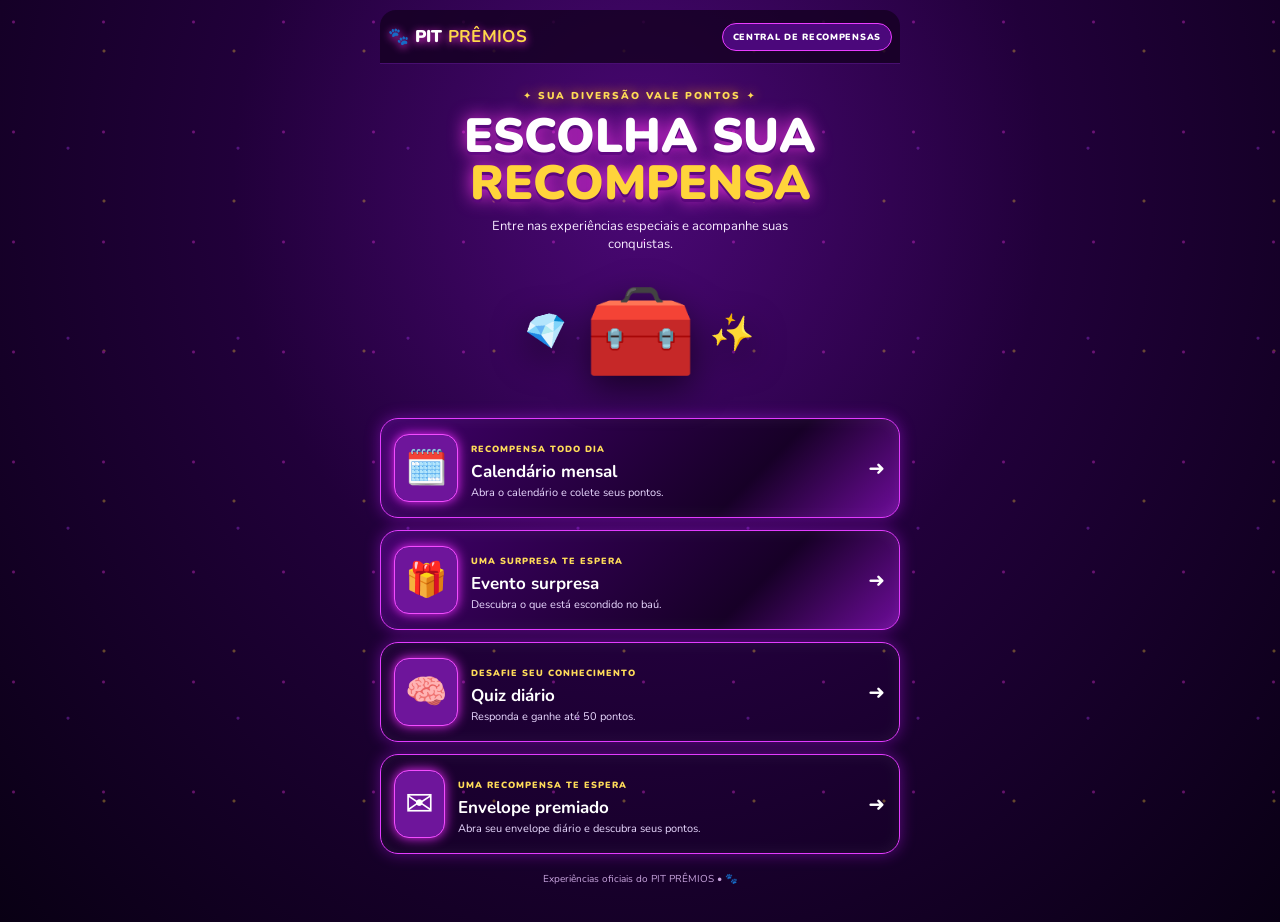
<file: miniapps/index.html>
<!doctype html><html lang="pt-BR"><head><meta charset="utf-8"><meta name="viewport" content="width=device-width,initial-scale=1,viewport-fit=cover"><meta name="theme-color" content="#07142f"><title>PIT PRÊMIOS • Mini Apps</title><link rel="stylesheet" href="assets/style.css"></head><body><main class="shell"><header class="top"><span class="brand">🐾 PIT <b>PRÊMIOS</b></span><span class="pill">CENTRAL DE RECOMPENSAS</span></header><section class="hero"><div class="eyebrow">✦ SUA DIVERSÃO VALE PONTOS ✦</div><h1>Escolha sua<br><em>recompensa</em></h1><p>Entre nas experiências especiais e acompanhe suas conquistas.</p><div class="hero-art"><span class="gem gem-a">💎</span><span class="chest">🧰</span><span class="gem gem-b">✨</span></div></section><section class="cards"><a class="game-card calendar" href="calendario.html"><div class="card-icon">🗓️</div><div><small>RECOMPENSA TODO DIA</small><h2>Calendário mensal</h2><p>Abra o calendário e colete seus pontos.</p></div><span class="arrow">➜</span></a><a class="game-card surprise" href="surpresa.html"><div class="card-icon">🎁</div><div><small>UMA SURPRESA TE ESPERA</small><h2>Evento surpresa</h2><p>Descubra o que está escondido no baú.</p></div><span class="arrow">➜</span></a><a class="game-card" href="quiz.html"><div class="card-icon">🧠</div><div><small>DESAFIE SEU CONHECIMENTO</small><h2>Quiz diário</h2><p>Responda e ganhe até 50 pontos.</p></div><span class="arrow">➜</span></a><a class="game-card" href="envelope.html"><div class="card-icon">✉️</div><div><small>UMA RECOMPENSA TE ESPERA</small><h2>Envelope premiado</h2><p>Abra seu envelope diário e descubra seus pontos.</p></div><span class="arrow">➜</span></a></section><footer>Experiências oficiais do PIT PRÊMIOS • 🐾</footer></main><script src="https://telegram.org/js/telegram-web-app.js"></script><script src="assets/app.js"></script></body></html>
</file>
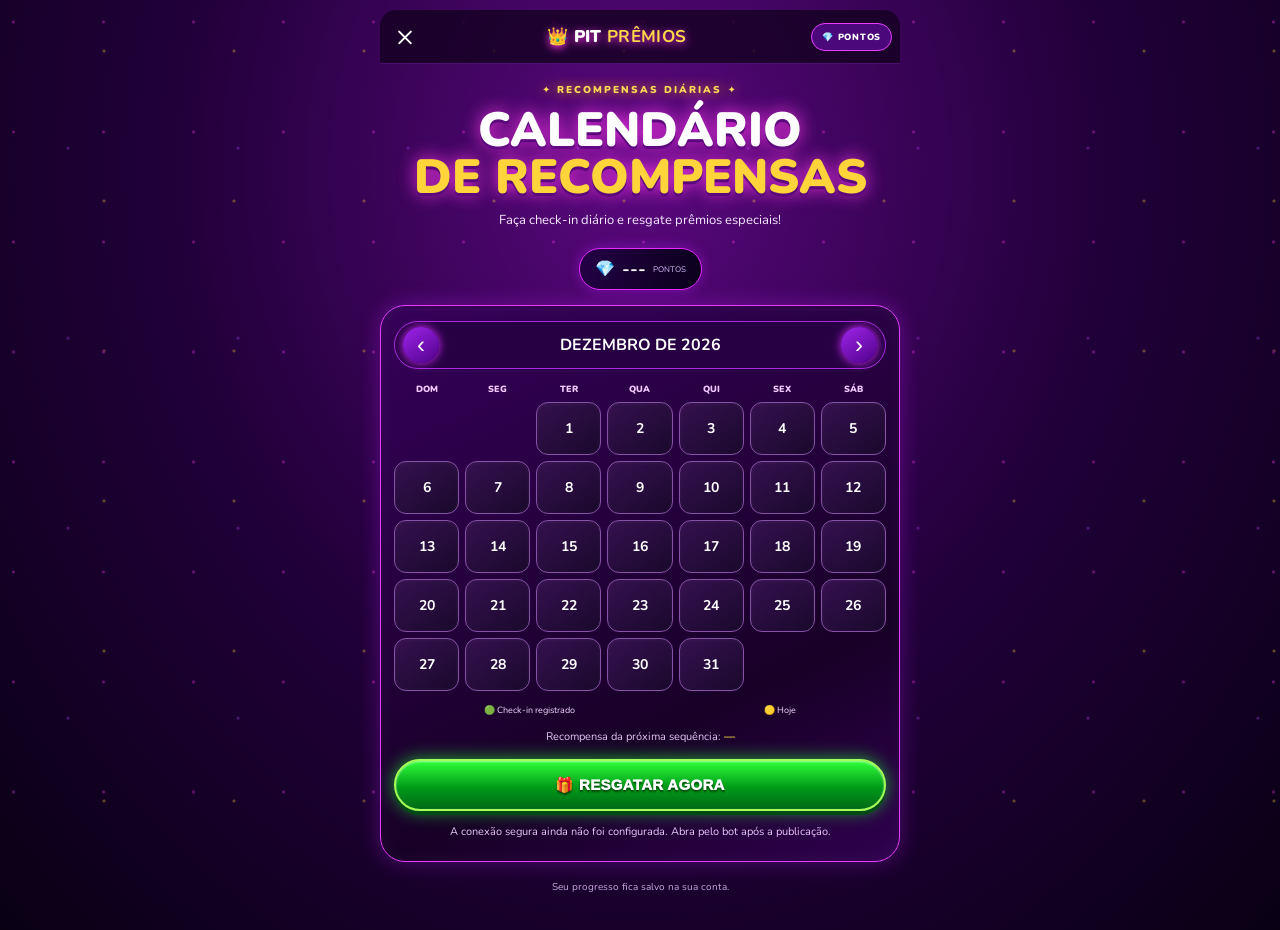
<file: miniapps/calendario.html>
<!doctype html><html lang="pt-BR"><head><meta charset="utf-8"><meta name="viewport" content="width=device-width,initial-scale=1,viewport-fit=cover"><meta name="theme-color" content="#24003d"><title>Calendário de Recompensas • PIT PRÊMIOS</title><link rel="stylesheet" href="assets/style.css"></head><body class="calendar-page"><main class="shell"><header class="top"><a class="back" href="index.html">×</a><span class="brand">👑 PIT <b>PRÊMIOS</b></span><span class="pill">💎 PONTOS</span></header><section class="subhero"><div class="eyebrow">✦ RECOMPENSAS DIÁRIAS ✦</div><h1>Calendário<br><em>de recompensas</em></h1><p>Faça check-in diário e resgate prêmios especiais!</p><div class="balance">💎 <strong id="balance">---</strong> <small>PONTOS</small></div></section><section class="panel"><div class="month-head"><button id="prev">‹</button><h2 id="month">MÊS</h2><button id="next">›</button></div><div class="weekdays"><span>DOM</span><span>SEG</span><span>TER</span><span>QUA</span><span>QUI</span><span>SEX</span><span>SÁB</span></div><div class="days" id="days"></div><div class="legend"><span>🟢 Check-in registrado</span><span>🟡 Hoje</span></div><p class="hint">Recompensa da próxima sequência: <strong id="next-reward">—</strong></p><button class="primary" id="claim">🎁 RESGATAR AGORA</button><p class="hint" id="status">Entre pelo botão do PIT PRÊMIOS no Telegram para carregar suas recompensas.</p></section><footer>Seu progresso fica salvo na sua conta.</footer></main><script src="https://telegram.org/js/telegram-web-app.js"></script><script src="assets/config.js"></script><script src="assets/app.js"></script><script src="assets/calendar.js"></script></body></html>
</file>
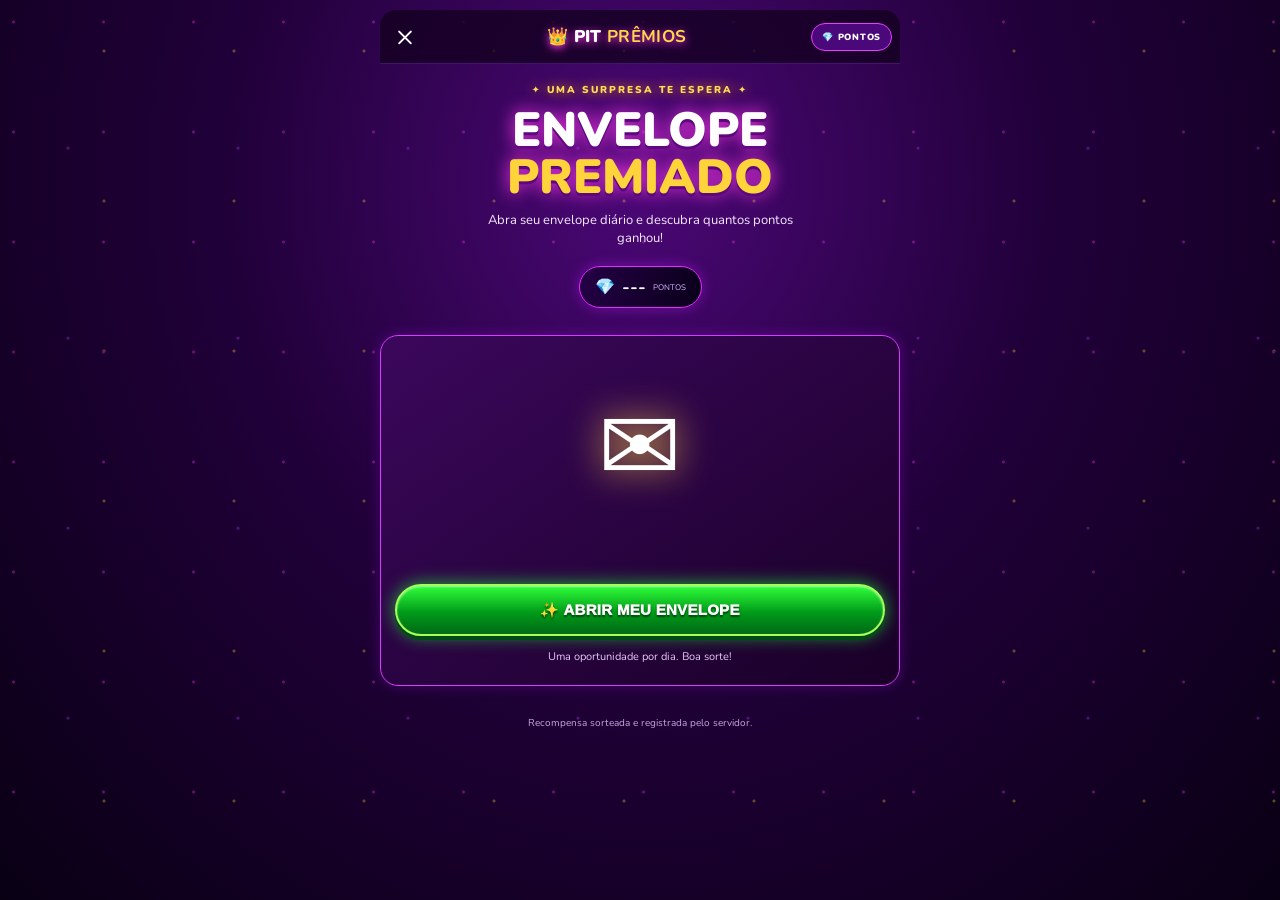
<file: miniapps/envelope.html>
<!doctype html><html lang="pt-BR"><head><meta charset="utf-8"><meta name="viewport" content="width=device-width,initial-scale=1,viewport-fit=cover"><meta name="theme-color" content="#24003d"><title>Envelope Premiado • PIT PRÊMIOS</title><link rel="stylesheet" href="assets/style.css?v=7"></head><body class="envelope-page"><main class="shell"><header class="top"><a class="back" href="index.html">×</a><span class="brand">👑 PIT <b>PRÊMIOS</b></span><span class="pill">💎 PONTOS</span></header><section class="subhero"><div class="eyebrow">✦ UMA SURPRESA TE ESPERA ✦</div><h1>ENVELOPE<br><em>PREMIADO</em></h1><p>Abra seu envelope diário e descubra quantos pontos ganhou!</p><div class="balance">💎 <strong id="balance">---</strong> <small>PONTOS</small></div></section><section class="envelope-panel"><div class="envelope-art" id="envelope-art">✉️</div><div class="envelope-result" id="result"></div><button class="primary" id="open-envelope">✨ ABRIR MEU ENVELOPE</button><p class="hint" id="status">Uma oportunidade por dia. Boa sorte!</p></section><footer>Recompensa sorteada e registrada pelo servidor.</footer></main><script src="https://telegram.org/js/telegram-web-app.js"></script><script src="assets/config.js"></script><script src="assets/app.js"></script><script src="assets/envelope.js"></script></body></html>
</file>
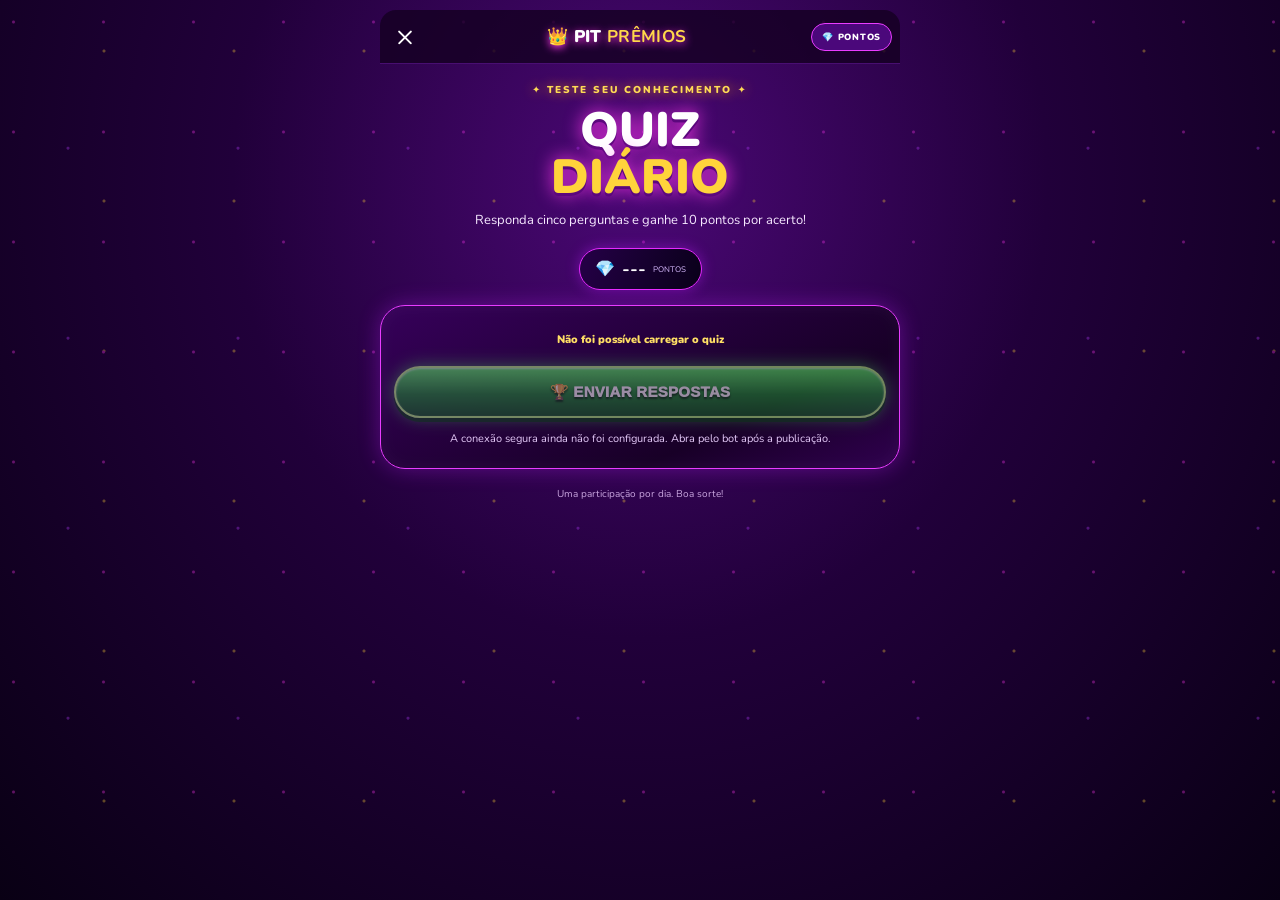
<file: miniapps/quiz.html>
<!doctype html><html lang="pt-BR"><head><meta charset="utf-8"><meta name="viewport" content="width=device-width,initial-scale=1,viewport-fit=cover"><meta name="theme-color" content="#24003d"><title>Quiz Diário • PIT PRÊMIOS</title><link rel="stylesheet" href="assets/style.css?v=7"></head><body class="quiz-page"><main class="shell"><header class="top"><a class="back" href="index.html">×</a><span class="brand">👑 PIT <b>PRÊMIOS</b></span><span class="pill">💎 PONTOS</span></header><section class="subhero"><div class="eyebrow">✦ TESTE SEU CONHECIMENTO ✦</div><h1>QUIZ<br><em>DIÁRIO</em></h1><p>Responda cinco perguntas e ganhe 10 pontos por acerto!</p><div class="balance">💎 <strong id="balance">---</strong> <small>PONTOS</small></div></section><section class="panel"><p class="quiz-progress" id="progress">Carregando perguntas...</p><div id="questions"></div><button class="primary" id="submit" disabled>🏆 ENVIAR RESPOSTAS</button><p class="hint" id="status">Abra pelo botão do PIT PRÊMIOS no Telegram.</p></section><footer>Uma participação por dia. Boa sorte!</footer></main><script src="https://telegram.org/js/telegram-web-app.js"></script><script src="assets/config.js"></script><script src="assets/app.js"></script><script src="assets/quiz.js"></script></body></html>
</file>
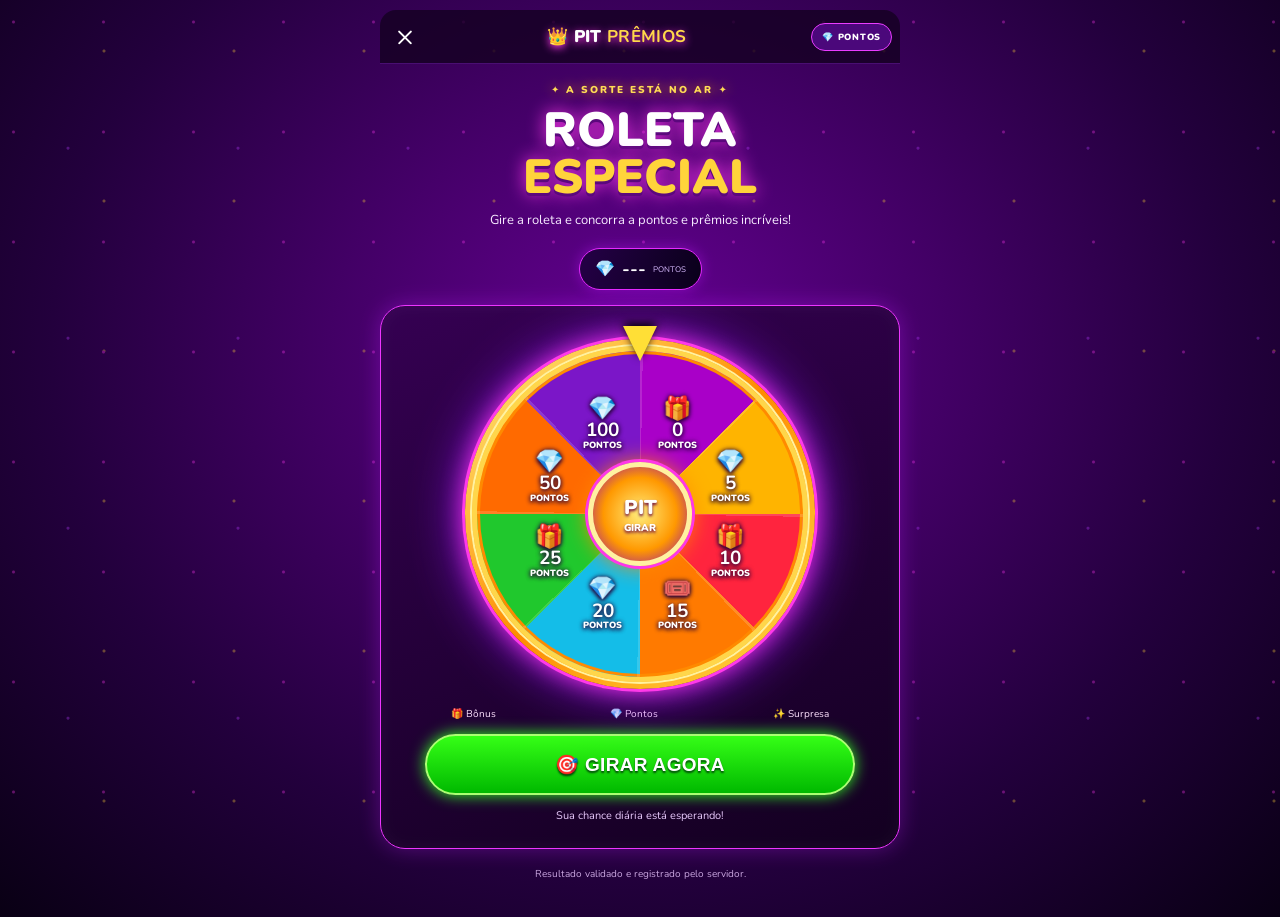
<file: miniapps/roleta.html>
<!doctype html>
<html lang="pt-BR">
<head>
<meta charset="utf-8">
<meta name="viewport" content="width=device-width,initial-scale=1,viewport-fit=cover">
<meta name="theme-color" content="#24003d">
<title>Roleta Especial • PIT PRÊMIOS</title>
<link rel="stylesheet" href="assets/style.css?v=6">

<style>
.wheel-page .wheel-wrap {
  position: relative;
  width: min(88vw, 350px);
  aspect-ratio: 1;
  margin: 18px auto;
}
.wheel-page .wheel {
  position: relative;
  width: 100%;
  height: 100%;
}
.wheel-page .wheel-labels {
  position: absolute;
  inset: 0;
  z-index: 4;
  pointer-events: none;
}
.wheel-page .wheel-labels span {
  position: absolute;
  transform: translate(-50%,-50%);
  width: 23%;
  display: flex;
  flex-direction: column;
  align-items: center;
  justify-content: center;
  color: white;
  text-align: center;
  font-weight: 900;
  text-shadow: 0 2px 4px #260039, 0 0 5px #260039;
  line-height: 1.05;
}
.wheel-page .wheel-labels i {
  font-style: normal;
  font-size: clamp(16px,4vw,23px);
}
.wheel-page .wheel-labels b {
  font-size: clamp(13px,3.5vw,19px);
}
.wheel-page .wheel-labels small {
  font-size: 9px;
  text-transform: uppercase;
}
.wheel-page .wheel-center {
  position: absolute;
  z-index: 6;
}
.wheel-page .prize-label-0 {left:61.5%;top:22.3%}
.wheel-page .prize-label-5 {left:77.7%;top:38.5%}
.wheel-page .prize-label-10 {left:77.7%;top:61.5%}
.wheel-page .prize-label-15 {left:61.5%;top:77.7%}
.wheel-page .prize-label-20 {left:38.5%;top:77.7%}
.wheel-page .prize-label-25 {left:22.3%;top:61.5%}
.wheel-page .prize-label-50 {left:22.3%;top:38.5%}
.wheel-page .prize-label-100 {left:38.5%;top:22.3%}

.wheel-page .wheel-panel {
  padding-bottom: 18px;
}
.wheel-page .primary {
  width: min(94%, 430px);
  margin: 12px auto;
  display: block;
  background: linear-gradient(#35ff16,#00b900);
  color: white;
  border: 2px solid #aaff72;
  border-radius: 40px;
  font-weight: 900;
  font-size: 19px;
  padding: 17px;
  box-shadow: 0 0 15px #32ff20;
}
.wheel-page .bottom-nav {
  position: sticky;
  bottom: 0;
  z-index: 10;
}
</style>
</head>

<body class="wheel-page">
<main class="shell">

<header class="top">
<a class="back" href="index.html">×</a>
<span class="brand">👑 PIT <b>PRÊMIOS</b></span>
<span class="pill">💎 PONTOS</span>
</header>

<section class="subhero">
<div class="eyebrow">✦ A SORTE ESTÁ NO AR ✦</div>
<h1>ROLETA<br><em>ESPECIAL</em></h1>
<p>Gire a roleta e concorra a pontos e prêmios incríveis!</p>
<div class="balance">
💎 <strong id="balance">---</strong>
<small>PONTOS</small>
</div>
</section>

<section class="wheel-panel">
<div class="wheel-wrap">

<div class="pointer"></div>

<div class="wheel" id="wheel">
<div class="wheel-labels">
<span class="prize-label-0"><i>🎁</i><b>0</b><small>PONTOS</small></span>
<span class="prize-label-5"><i>💎</i><b>5</b><small>PONTOS</small></span>
<span class="prize-label-10"><i>🎁</i><b>10</b><small>PONTOS</small></span>
<span class="prize-label-15"><i>🎟️</i><b>15</b><small>PONTOS</small></span>
<span class="prize-label-20"><i>💎</i><b>20</b><small>PONTOS</small></span>
<span class="prize-label-25"><i>🎁</i><b>25</b><small>PONTOS</small></span>
<span class="prize-label-50"><i>💎</i><b>50</b><small>PONTOS</small></span>
<span class="prize-label-100"><i>💎</i><b>100</b><small>PONTOS</small></span>
</div>

<div class="wheel-center">
PIT<br><small>GIRAR</small>
</div>
</div>
</div>

<div class="prize-strip">
<span>🎁 Bônus</span>
<span>💎 Pontos</span>
<span>✨ Surpresa</span>
</div>

<button class="primary" id="spin">🎯 GIRAR AGORA</button>
<p class="hint" id="wheel-status">Sua chance diária está esperando!</p>
</section>

<footer>Resultado validado e registrado pelo servidor.</footer>
</main>

<script src="https://telegram.org/js/telegram-web-app.js"></script>
<script src="assets/config.js"></script>
<script src="assets/app.js"></script>
<script src="assets/wheel.js?v=6"></script>
</body>
</html>
</file>
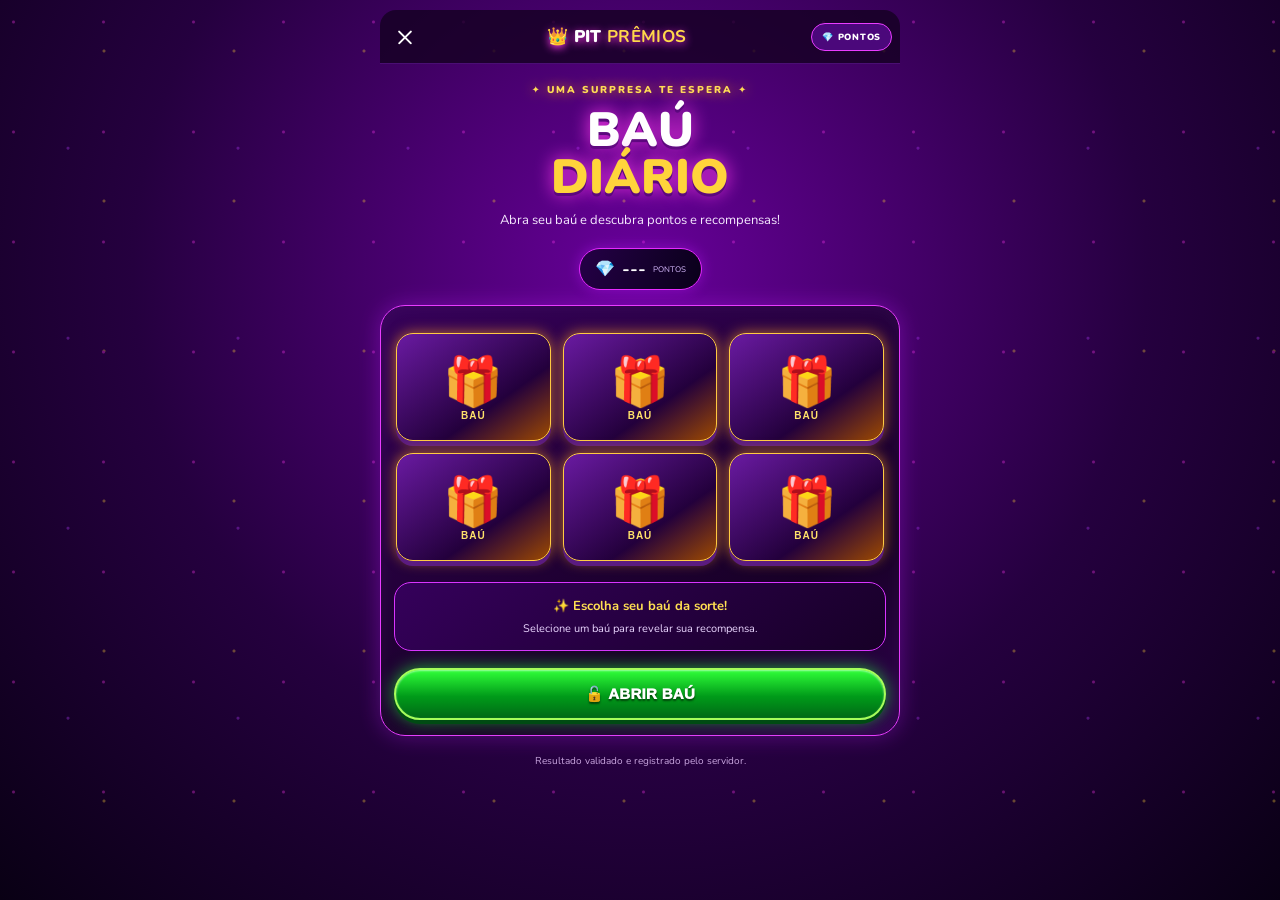
<file: miniapps/surpresa.html>
<!doctype html><html lang="pt-BR"><head><meta charset="utf-8"><meta name="viewport" content="width=device-width,initial-scale=1,viewport-fit=cover"><meta name="theme-color" content="#24003d"><title>Baú Diário • PIT PRÊMIOS</title><link rel="stylesheet" href="assets/style.css"></head><body class="surprise-page"><main class="shell"><header class="top"><a class="back" href="index.html">×</a><span class="brand">👑 PIT <b>PRÊMIOS</b></span><span class="pill">💎 PONTOS</span></header><section class="subhero"><div class="eyebrow">✦ UMA SURPRESA TE ESPERA ✦</div><h1>Baú<br><em>diário</em></h1><p>Abra seu baú e descubra pontos e recompensas!</p><div class="balance">💎 <strong id="balance">---</strong> <small>PONTOS</small></div></section><section class="treasure-panel"><div class="chest-grid" id="chests"><button class="treasure" data-chest="1" aria-label="Selecionar baú 1">🎁</button><button class="treasure" data-chest="2" aria-label="Selecionar baú 2">🎁</button><button class="treasure" data-chest="3" aria-label="Selecionar baú 3">🎁</button><button class="treasure" data-chest="4" aria-label="Selecionar baú 4">🎁</button><button class="treasure" data-chest="5" aria-label="Selecionar baú 5">🎁</button><button class="treasure" data-chest="6" aria-label="Selecionar baú 6">🎁</button></div><div class="event-note"><b>✨ Escolha seu baú da sorte!</b><span id="event-status">Selecione um baú para revelar sua recompensa.</span></div><button class="primary" id="open-chest">🔓 ABRIR BAÚ</button></section><footer>Resultado validado e registrado pelo servidor.</footer></main><script src="https://telegram.org/js/telegram-web-app.js"></script><script src="assets/config.js"></script><script src="assets/app.js"></script><script src="assets/surprise.js"></script></body></html>
</file>
<file: miniapps/assets/style.css>
@import url('https://fonts.googleapis.com/css2?family=Nunito:wght@400;600;700;800;900&display=swap');
:root{font-family:Nunito,system-ui,sans-serif;color:#fff;background:#10001f;--purple:#24003d;--violet:#8b16d4;--pink:#ff35ed;--gold:#ffd43b;--gold2:#ff8a00;--green:#10df24;--green2:#008d1c}
*{box-sizing:border-box}html{min-height:100%;background:#10001f}body{margin:0;min-height:100vh;padding:env(safe-area-inset-top) 12px env(safe-area-inset-bottom);background:radial-gradient(ellipse at 50% 20%,#4b0876 0,#21003a 45%,#090014 100%);overflow-x:hidden}
body:before{content:"";position:fixed;inset:0;pointer-events:none;opacity:.34;background:radial-gradient(circle at 15% 20%,#ff36ef 0 1px,transparent 2px),radial-gradient(circle at 80% 34%,#ffcf38 0 1px,transparent 2px),radial-gradient(circle at 40% 78%,#b53cff 0 1px,transparent 2px);background-size:90px 110px,130px 150px,170px 190px}
.shell{position:relative;z-index:1;max-width:520px;margin:auto;min-height:100vh;padding:10px 0 18px}
.top{height:54px;display:flex;align-items:center;justify-content:space-between;gap:9px;padding:0 8px;border-bottom:1px solid #a52cff55;background:#140021cc;border-radius:16px 16px 0 0}
.brand{font-size:17px;font-weight:1000;letter-spacing:.3px;color:#fff;text-shadow:0 2px 9px #ff38e9}.brand b{color:#ffd84a}.pill{font-size:9px;font-weight:900;letter-spacing:.7px;background:#4b087b;border:1px solid #e93cff;border-radius:22px;padding:7px 10px;color:#fff}
.back{font-size:30px;color:#fff;text-decoration:none;line-height:1;padding:0 8px}
.hero,.subhero{text-align:center;padding:25px 10px 16px}.eyebrow{font-size:10px;font-weight:900;letter-spacing:2px;color:#ffdc55;text-shadow:0 0 12px #ff9d00}
.hero h1,.subhero h1{font-size:clamp(33px,9vw,48px);line-height:.98;margin:10px 0;font-weight:1000;text-transform:uppercase;text-shadow:0 3px 0 #5b087d,0 0 18px #ff39ed}.hero h1 em,.subhero h1 em{font-style:normal;color:#ffd43b;display:inline-block}
.hero p,.subhero p{color:#f6e9ff;font-size:13px;max-width:340px;margin:9px auto}
.hero-art{height:140px;display:flex;align-items:center;justify-content:center;gap:15px;filter:drop-shadow(0 12px 18px #0009)}.chest{font-size:90px;animation:bob 2s ease-in-out infinite}.gem{font-size:35px}.gem-a{transform:rotate(-15deg)}.gem-b{transform:rotate(15deg)}@keyframes bob{50%{transform:translateY(-9px)}}
.cards{display:grid;gap:12px}.game-card{display:flex;align-items:center;gap:13px;padding:15px 40px 15px 13px;border-radius:18px;color:#fff;text-decoration:none;border:1px solid #e33cff;box-shadow:0 0 15px #c31cff66,inset 0 0 15px #ffffff10}.calendar,.surprise,.wheel-card{background:linear-gradient(135deg,#41006b,#170027 70%,#6d0c99)}.card-icon{font-size:34px;background:#6e159b;border:1px solid #f34cff;border-radius:15px;padding:10px;box-shadow:0 0 12px #ed2cff}.game-card small{font-size:9px;letter-spacing:1px;font-weight:900;color:#ffdc59}.game-card h2{font-size:17px;margin:2px 0}.game-card p{font-size:11px;color:#e9d8ff;margin:0}.arrow{position:absolute;right:15px;font-size:20px}footer{text-align:center;color:#c9a5df;font-size:10px;padding:18px 5px}
.subhero{padding:19px 8px 15px}.balance{display:inline-flex;align-items:center;gap:7px;background:linear-gradient(110deg,#250047,#090019);border:1px solid #e52bff;border-radius:28px;padding:8px 15px;margin-top:10px;box-shadow:0 0 14px #b817f477}.balance strong{font-size:18px;color:#fff}.balance small{font-size:8px;color:#d8baff}
.panel,.treasure-panel,.wheel-panel{background:linear-gradient(155deg,#36005a,#180027 70%,#30004f);color:#fff;border:1px solid #e83cff;border-radius:25px;padding:15px 13px;box-shadow:0 0 22px #c321ff55,inset 0 0 18px #ffffff0a}
.month-head{display:flex;align-items:center;justify-content:space-between;gap:8px;background:#270044;border:1px solid #a82bdf;border-radius:30px;padding:5px 8px;margin-bottom:14px}.month-head h2{font-size:16px;margin:5px;text-transform:capitalize;color:#fff}.month-head button{border:0;border-radius:50%;width:36px;height:36px;font-size:24px;background:linear-gradient(145deg,#9d25e9,#51008b);color:white;box-shadow:0 0 10px #d52cff}
.weekdays,.days{display:grid;grid-template-columns:repeat(7,minmax(0,1fr));gap:6px;text-align:center}.weekdays{font-size:9px;font-weight:900;color:#f3caff;margin:10px 0 7px}.day{min-height:53px;border-radius:12px;background:linear-gradient(145deg,#35104f,#1a092c);display:flex;flex-direction:column;justify-content:center;gap:3px;border:1px solid #8652a5;color:#fff;box-shadow:inset 0 1px 5px #ffffff0c}.day b{font-size:14px}.day small{font-size:9px;color:#ffd64a;font-weight:900}.day.today{border:2px solid #ffce24;box-shadow:0 0 12px #ffb900;background:linear-gradient(145deg,#8b3900,#3e124a)}.day.empty{background:transparent;border:0;box-shadow:none}.day.collected{background:linear-gradient(145deg,#11b62c,#075d18);border:1px solid #62ff5d;color:#fff}.day.today.collected{background:linear-gradient(145deg,#ffb900,#a24b00);border:2px solid #fff06a}.legend{display:flex;justify-content:space-around;gap:8px;flex-wrap:wrap;font-size:9px;margin:13px 0;color:#f1dfff}.hint{font-size:11px;text-align:center;color:#e3c8f7;margin:13px 4px 7px}.hint strong{color:#ffdb42}
.primary{width:100%;border:2px solid #a5ff5a;border-radius:32px;padding:15px 12px;color:white;font-weight:1000;font-size:15px;letter-spacing:.3px;background:linear-gradient(180deg,#30ff39,#009b19 55%,#006a16);box-shadow:0 4px 0 #004b13,0 0 18px #20ff35aa,inset 0 1px 2px #ffffff88;margin-top:8px;text-shadow:0 2px 2px #00450a}.primary:disabled{opacity:.55;filter:grayscale(.3)}
.calendar-page{background:radial-gradient(ellipse at 50% 18%,#5a087e,#22003b 50%,#090014)}.surprise-page{background:radial-gradient(ellipse at 50% 30%,#68009a,#25003f 56%,#090014)}.chest-grid{display:grid;grid-template-columns:repeat(3,1fr);gap:12px;padding:12px 2px}.treasure{font-size:48px;min-height:108px;border:1px solid #ffcb43;border-radius:17px;background:linear-gradient(145deg,#6a1aa2,#23003c 65%,#9d4a00);box-shadow:0 5px 0 #5b1b80,0 0 14px #ff9f20aa;padding:10px 4px;transition:transform .18s,filter .18s}.treasure:after{content:"BAÚ";display:block;font-size:10px;font-weight:900;color:#ffe16a;letter-spacing:1px}.treasure.selected{background:linear-gradient(145deg,#ffd84b,#a94400);transform:translateY(-5px);box-shadow:0 8px 0 #783100,0 0 22px #ffcf36}
.event-note{display:grid;text-align:center;gap:6px;background:linear-gradient(145deg,#35005b,#170027);border:1px solid #d934ff;border-radius:17px;padding:14px;font-size:13px;margin:9px 0;color:#fff}.event-note b{color:#ffdf52}.event-note span{font-size:11px;color:#ead5ff}
.wheel-page{background:radial-gradient(ellipse at 50% 38%,#650092,#23003d 65%,#090014)}.wheel-panel{background:linear-gradient(160deg,#350052,#130020);color:white;border:1px solid #ed35ff}.wheel-wrap{width:min(82vw,350px);aspect-ratio:1;margin:22px auto 18px;position:relative;padding:7px;border-radius:50%;background:linear-gradient(135deg,#fff080,#ff8b00,#ffde48);box-shadow:0 0 0 3px #ff39e9,0 0 25px #ff35e8,0 0 55px #9b1aff}.wheel{width:100%;height:100%;border-radius:50%;border:5px solid #ffd64a;box-shadow:inset 0 0 0 3px #ff8a00,0 0 0 2px #fff2a0;background:conic-gradient(#a900c8 0 45deg,#ffb400 45deg 90deg,#ff243e 90deg 135deg,#ff7a00 135deg 180deg,#14bde8 180deg 225deg,#20c82d 225deg 270deg,#ff6a00 270deg 315deg,#7b16c8 315deg);transition:transform 4s cubic-bezier(.12,.75,.12,1);position:relative}.wheel:before{content:"";position:absolute;inset:0;border-radius:50%;background:repeating-conic-gradient(from 0deg,#fff9 0 1deg,transparent 1deg 45deg);opacity:.25}.wheel-center{position:absolute;z-index:2;inset:34%;border-radius:50%;display:grid;place-content:center;text-align:center;background:radial-gradient(#ffed7b,#ff9800 55%,#8b00bd);border:5px solid #fff1a1;box-shadow:0 0 0 3px #ff37e8,0 0 22px #ff8c00;font-weight:1000;font-size:20px;color:#fff;text-shadow:0 2px 3px #650044}.wheel-center small{font-size:10px}.pointer{position:absolute;z-index:4;left:calc(50% - 17px);top:-13px;width:0;height:0;border-left:17px solid transparent;border-right:17px solid transparent;border-bottom:35px solid #ffdf36;filter:drop-shadow(0 3px 4px #000);transform:rotate(180deg)}
.prize-strip{display:flex;justify-content:space-around;color:#ffe4ff;font-size:10px;margin:7px 0 13px}.wheel-panel .hint{color:#e6c8fa}
@media(max-width:360px){.day{min-height:46px}.day b{font-size:12px}.chest-grid{gap:8px}.treasure{min-height:96px;font-size:42px}.subhero h1{font-size:34px}}

.quiz-page .question-card,.envelope-panel{background:linear-gradient(145deg,#3b075c,#190027);border:1px solid #d83cff;border-radius:18px;padding:14px;margin:12px 0;box-shadow:0 0 14px #b51cff44}
.quiz-page .question-title{font-size:14px;font-weight:900;margin:0 0 12px}
.quiz-page .answer-option{display:flex;align-items:center;gap:10px;width:100%;text-align:left;margin:7px 0;padding:12px;border:1px solid #a85acb;border-radius:13px;background:#27003f;color:#fff;font:inherit;font-size:13px}
.quiz-page .answer-option.selected{border:2px solid #ffd43b;background:#4b126d}
.quiz-page .answer-option:disabled{opacity:.7}
.quiz-page .quiz-progress{text-align:center;color:#ffdf65;font-size:11px;font-weight:900}
.envelope-art{font-size:100px;text-align:center;padding:30px 0;filter:drop-shadow(0 0 18px #ffcf45);animation:bob 2s ease-in-out infinite}
.envelope-result{text-align:center;font-size:18px;font-weight:900;color:#ffdf52;min-height:30px}
</file>
